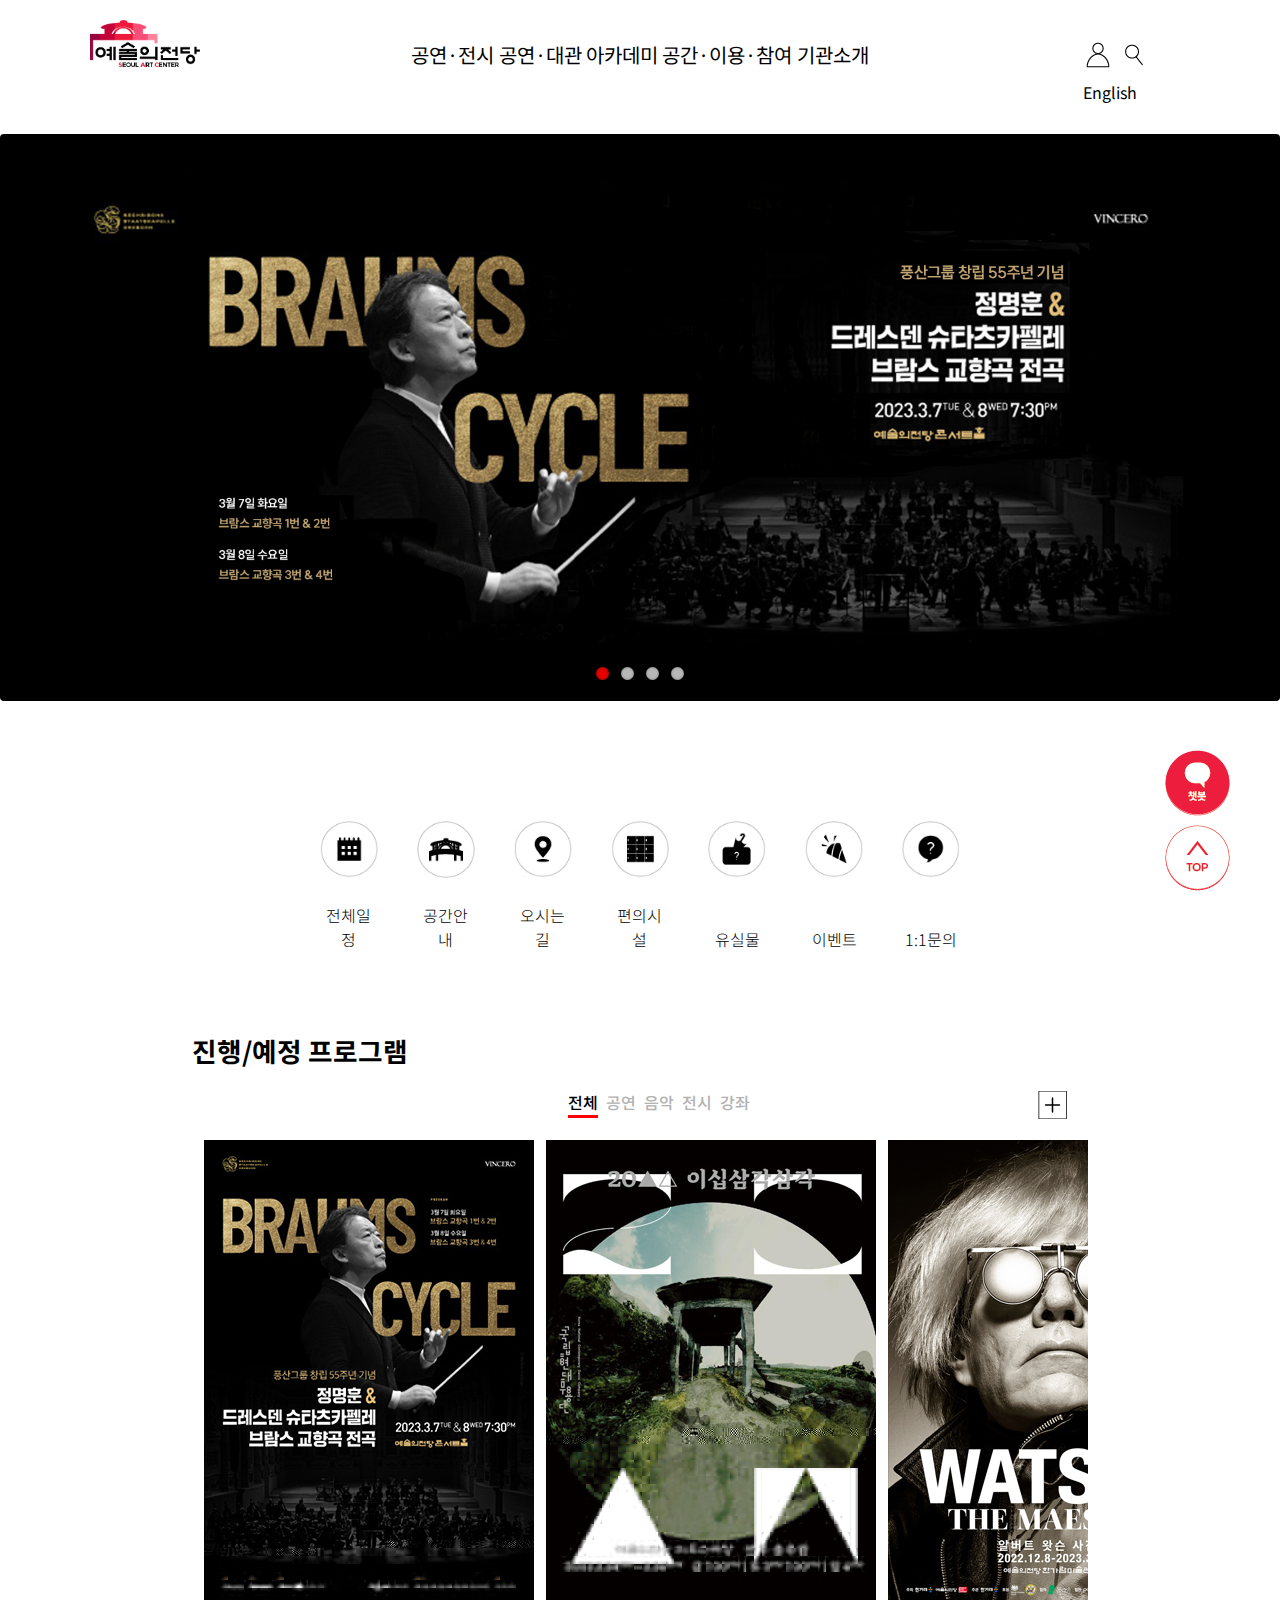
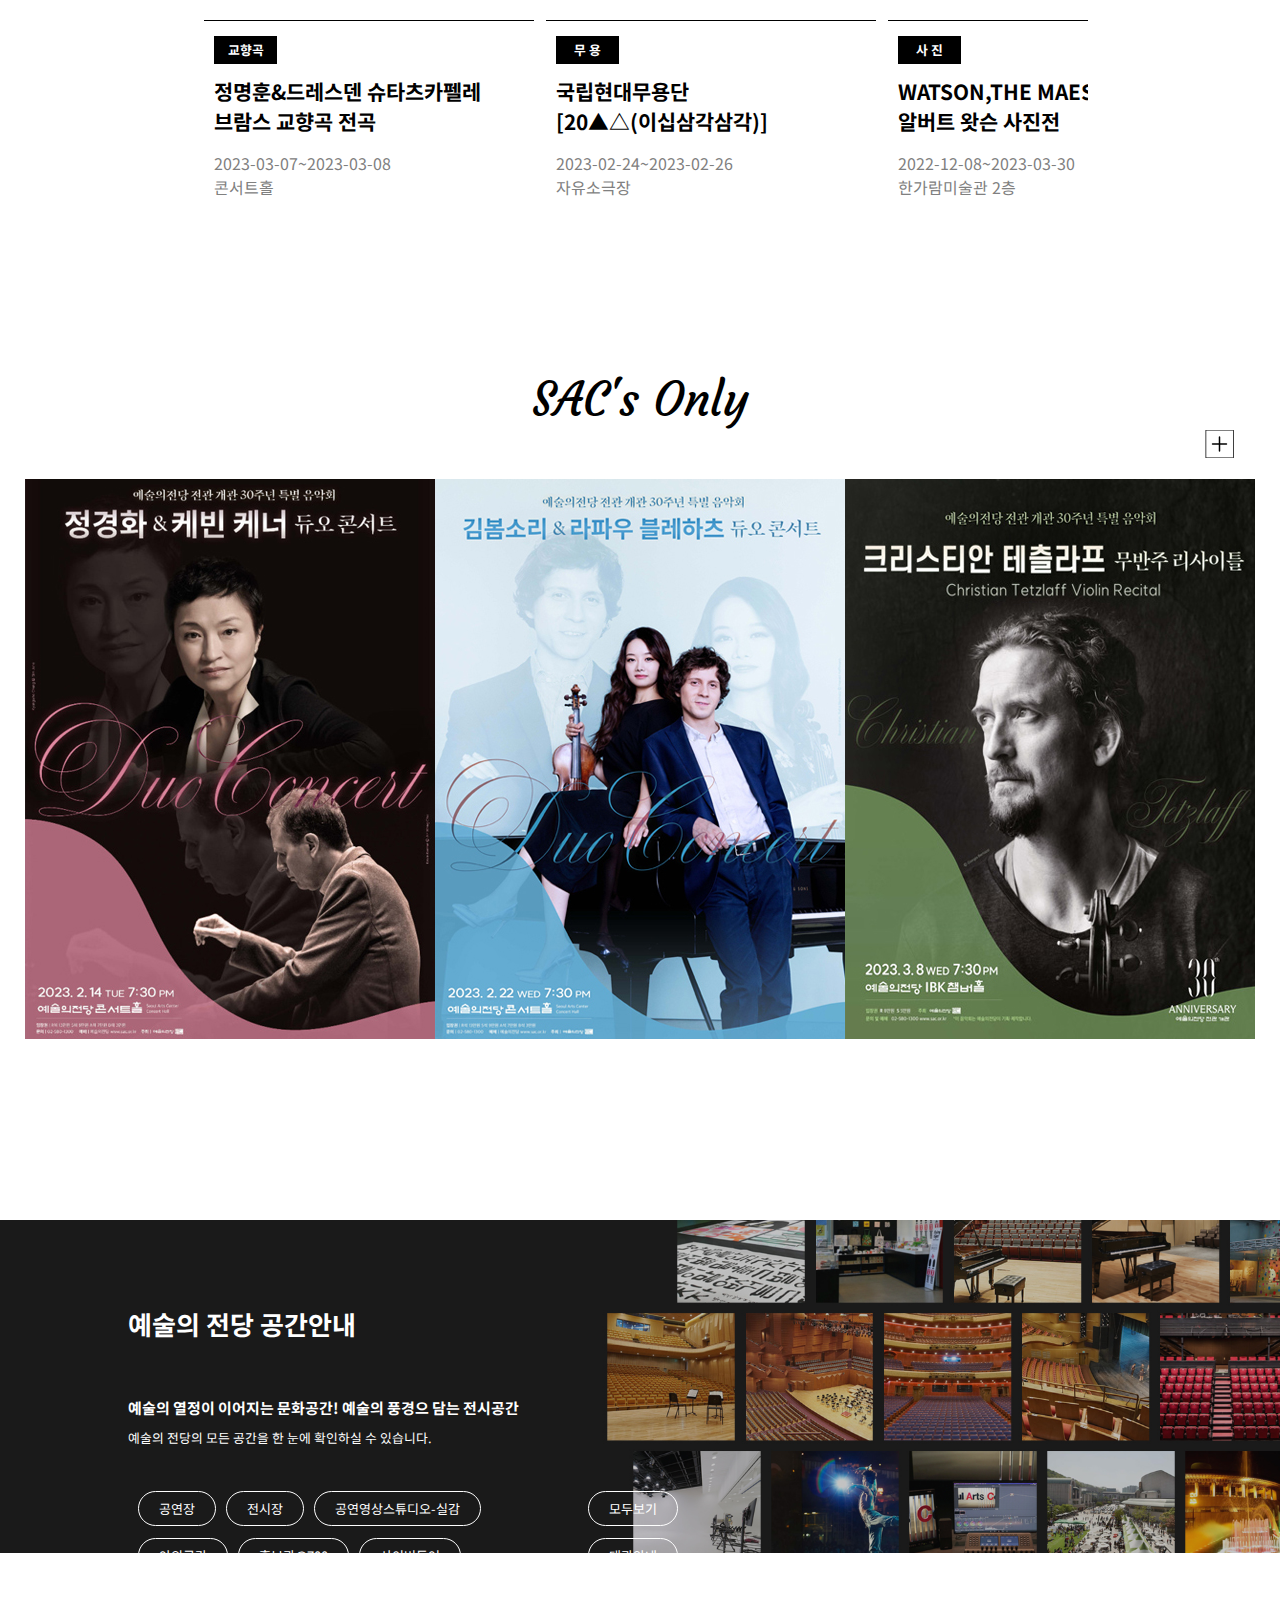
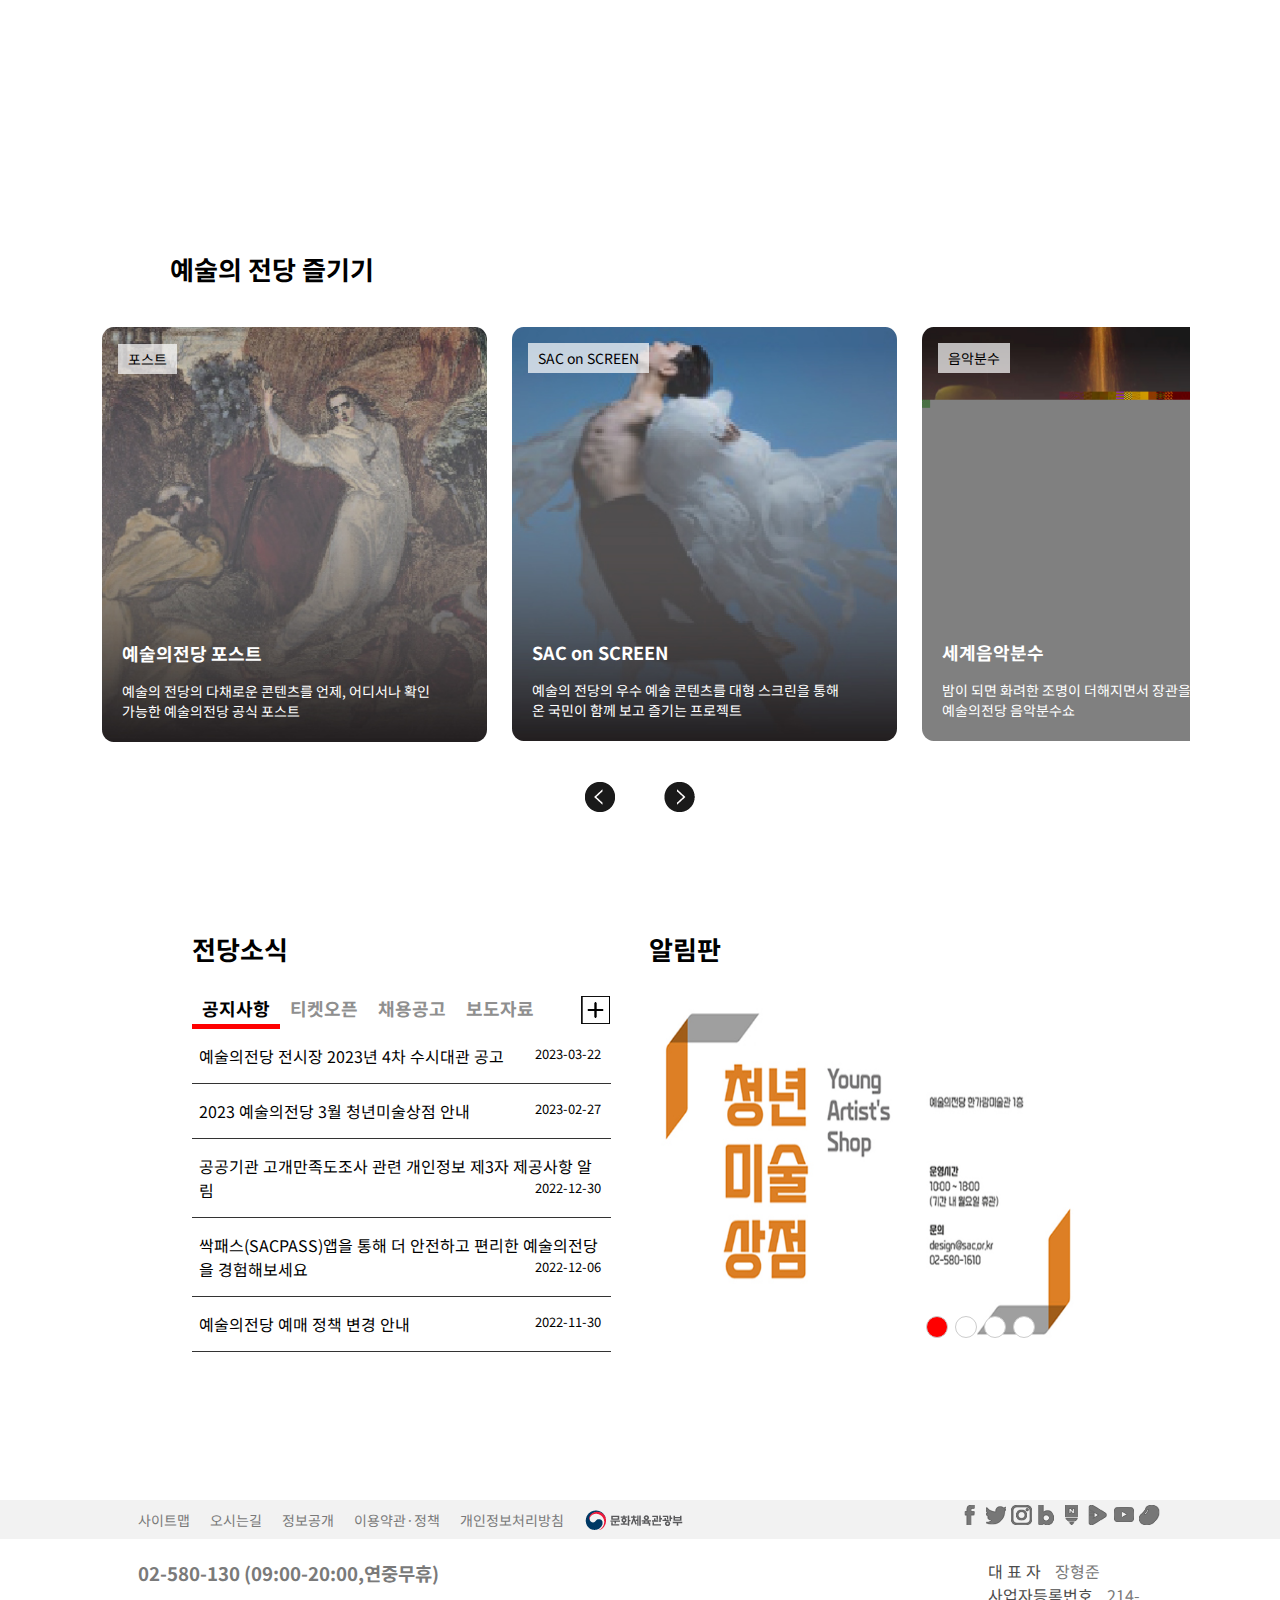
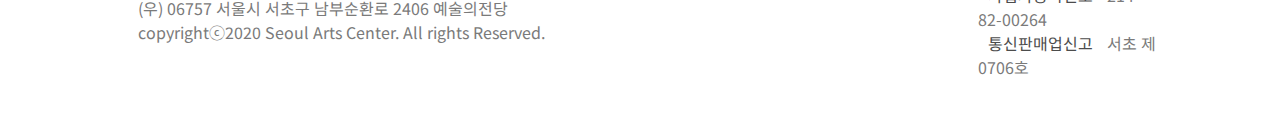
<file: index.html>
<!DOCTYPE html>
<html lang="en">
<head>
    <meta charset="UTF-8">
    <meta http-equiv="X-UA-Compatible" content="IE=edge">
    <meta name="viewport" content="width=device-width, initial-scale=1.0">
    <title>예술의 전당 index</title>
    <link rel="stylesheet" href="css/style.css">
    <link rel="stylesheet" href="css/flexslider.css">
    <script
  src="https://code.jquery.com/jquery-2.2.4.min.js"
  integrity="sha256-BbhdlvQf/xTY9gja0Dq3HiwQF8LaCRTXxZKRutelT44="
  crossorigin="anonymous"></script>
    <script src="script/jquery.flexslider-min.js"></script>
    <script src="script/script.js"></script>
</head>
<body>
    <!--fixeStart-->
    <div id="fixed">
        <div class="chatbot">
            <a href="#">
                <img src="images/fixed-1.png" alt="챗봇아이콘">
                <img src="images/fixed-1-1.png" alt="챗봇아이콘-1">
            </a>
        </div>
        <div class="up">
            <a href="#">
                <img src="images/fixed-2.png" alt="top아이콘">
                <img src="images/fixed-2-1.png" alt="top아이콘-1">
            </a>
        </div>
    </div>
    <!--fixeEnd-->
    <!--headerStart-->
    <header>
        <h1>
            <a href="index.html">
                <img src="images/logo.png" alt="로고이미지">
            </a>
        </h1>
        <nav>
            <ul id="mNavi">
                <li>
                    <a href="#">공연·전시</a>
                    <ul class="subNavi">
                        <li><a href="#">전체일정</a></li>
                        <li><a href="#">오늘의 공연·전시</a></li>
                        <li><a href="#">진행/예정 프로그램</a></li>
                        <li><a href="#">SAC 기획 프로그램</a></li>
                        <li><a href="#">패키지</a></li>
                        <li><a href="#">티켓오픈</a></li>
                        <li><a href="#">싹(SAC)딜</a></li>
                        <li><a href="#">당일할인</a></li>
                        <li><a href="#">예매·취소안내</a></li>
                    </ul>
                </li>
                <li>
                    <a href="#">공연·대관</a>
                    <ul class="subNavi">
                        <li>
                            <a href="#">공간소개</a>
                            <ul class="s_subNavi">
                                <li><a href="#">공간안내</a></li>
                                <li><a href="#">공연장</a></li>
                                <li><a href="#">전시장</a></li>
                                <li><a href="#">공연영상스튜디오-실감</a></li>
                                <li><a href="#">야외공간</a></li>
                                <li><a href="#">홍보공간(@700)</a></li>
                                <li><a href="#">사이버투어</a></li>
                            </ul>
                        </li>
                        <li>
                            <a href="#">공간별 대관안내</a>
                            <ul class="s_subNavi">
                                <li><a href="#">오페라하우스</a></li>
                                <li><a href="#">음악당</a></li>
                                <li><a href="#">미술관·박물관</a></li>
                                <li><a href="#">공연영상스튜디오-실감</a></li>
                                <li><a href="#">기타 행사공간 및 촬영장소</a></li>
                            </ul>
                        </li>
                        <li>
                            <a href="#">입장권 운영안내</a>
                            <ul class="s_subNavi">
                                <li><a href="#">입장권 운영안내</a></li>
                                <li><a href="#">특이사항 및 좌석안내</a></li>
                                <li><a href="#">공연·전시 홍보 서비스안내</a></li>
                                <li><a href="#">공연영상스튜디오-실감</a></li>
                                <li><a href="#">홈페이지 배너 신청</a></li>
                            </ul>
                        </li>
                    </ul>
                </li>
                <li>
                    <a href="#">아카데미</a>
                    <ul class="subNavi">
                        <li>
                            <a href="#">아카데미 안내</a>
                            <ul class="s_subNavi">
                                <li><a href="#">아카데미 메인</a></li>
                                <li><a href="#">인문·감상</a></li>
                                <li><a href="#">미술실기</a></li>
                                <li><a href="#">서화</a></li>
                                <li><a href="#">어린이</a></li>
                                <li><a href="#">음악영재</a></li>
                                <li><a href="#">소소살롱</a></li>
                            </ul>
                        </li>
                        <li><a href="#">수강신청</a></li>
                        <li><a href="#">아카데미 공지사항</a></li>
                        <li><a href="#">아카데미 FAQ</a></li>
                        <li><a href="#">오디션신청</a></li>
                        <li><a href="#">나의강좌</a></li>
                        <li><a href="#">온라인 사군자</a></li>
                    </ul>
                </li>
                <li>
                    <a href="#">공간·이용·참여</a>
                    <ul class="subNavi">
                        <li>
                            <a href="#">전당소식</a>
                            <ul class="s_subNavi">
                                <li><a href="#">공지사항</a></li>
                                <li><a href="#">보도자료</a></li>
                                <li><a href="#">언론보도</a></li>
                                <li><a href="#">채용공고</a></li>
                            </ul>
                        </li>
                        <li><a href="#">오시는길·주차</a></li>
                        <li>
                            <a href="#">편의서비스</a>
                            <ul class="s_subNavi">
                                <li><a href="#">공연장 편의서비스</a></li>
                                <li><a href="#">전시장 편의서비스</a></li>
                                <li><a href="#">장애인 국가유공자 이용안내</a></li>
                            </ul>
                        </li>
                        <li>
                            <a href="#">입점매장</a>
                            <ul class="s_subNavi">
                                <li><a href="#">음식점</a></li>
                                <li><a href="#">쇼핑</a></li>
                            </ul>
                        </li>
                        <li>
                            <a href="#">고객센터</a>
                            <ul class="s_subNavi">
                                <li><a href="#">서비스플라자</a></li>
                                <li><a href="#">유실물센터</a></li>
                                <li><a href="#">FAQ</a></li>
                                <li><a href="#">1:1 문의하기</a></li>
                            </ul>
                        </li>
                        <li><a href="#">이벤트</a></li>
                        <li><a href="#">세계음악분수</a></li>
                        <li><a href="#">포스트/웹진/매거진</a></li>
                        <li>
                            <a href="#">관람평</a>
                            <ul class="s_subNavi">
                                <li><a href="#">최대 별점 공연/전시</a></li>
                                <li><a href="#">최신순</a></li>
                                <li><a href="#">평점 높은순</a></li>
                            </ul>
                        </li>
                        <li><a href="#">관람예절</a></li>
                    </ul>
                </li>
                <li>
                    <a href="#">기관소개</a>
                    <ul class="subNavi">
                        <li><a href="#">기관소개 메인</a></li>
                        <li>
                            <a href="#">예술의전당 소개</a>
                            <ul class="s_subNavi">
                                <li><a href="#">인사말</a></li>
                                <li><a href="#">역사</a></li>
                                <li><a href="#">운영이념</a></li>
                                <li><a href="#">조직</a></li>
                                <li><a href="#">CI소개</a></li>
                                <li><a href="#">협력기관</a></li>
                                <li><a href="#">후원회</a></li>
                            </ul>
                        </li>
                        <li>
                            <a href="#">특별사업</a>
                            <ul class="s_subNavi">
                                <li><a href="#">SAC on SCREEN</a></li>
                                <li><a href="#">객석기부</a></li>
                                <li><a href="#">문화햇살사업</a></li>
                            </ul>
                        </li>
                        <li>
                            <a href="#">정보공개</a>
                            <ul class="s_subNavi">
                                <li><a href="#">정보공개안내</a></li>
                                <li><a href="#">사전정보공표</a></li>
                                <li><a href="#">비공개 대상정보</a></li>
                                <li><a href="#">공공데이터 개방</a></li>
                                <li><a href="#">경영공시</a></li>
                                <li><a href="#">사업실명제</a></li>
                                <li><a href="#">운영보고서</a></li>
                            </ul>
                        </li>                      
                        <li><a href="#">후원하기</a></li>
                    </ul>
                </li>
            </ul>
        </nav>
        <ul class="log">
            <li><a href="login.html"><img src="images/log.png" alt="마이페이지아이콘"></a></li>
            <li><a href="#"><img src="images/search.png" alt="돋보기아이콘"></a></li>
            <li><a href="#">English</a></li>
        </ul>
    </header>
    <!--headerEnd-->
    <!--div.flexsliderStart-->
    <div class="flexslider">
        <ul class="slides">
          <li><img src="images/sec1_b1.jpg" alt="배너이미지1"/></li>
          <li><img src="images/sec1_b2.jpg" alt="배너이미지2"/></li>
          <li><img src="images/sec1_b3.jpg" alt="배너이미지3"/></li>
          <li><img src="images/sec1_b4.jpg" alt="배너이미지4"/></li>
        </ul>
    </div>
    <!--div.flexsliderEnd-->
        <!--div#iconStart-->
        <div id="icon">
            <ul>
                <li>
                    <a href="#none">
                        <img src="images/icon1.jpg" alt="전체일정아이콘">
                        <img src="images/icon1-1.jpg" alt="전체일정아이콘-1">
                        <span>전체일정</span>
                    </a>    
                </li>
                <li>
                    <a href="#none">
                        <img src="images/icon2.jpg" alt="공간안내아이콘">
                        <img src="images/icon2-1.jpg" alt="공간안내아이콘-1">
                        <span>공간안내</span>
                    </a>
                </li>
                <li>
                    <a href="#none">
                        <img src="images/icon3.jpg" alt="오시는길아이콘">
                        <img src="images/icon3-1.jpg" alt="오시는길아이콘-1">
                        <span>오시는길</span>
                    </a>
                </li>
                <li>
                    <a href="#none">
                        <img src="images/icon4.jpg" alt="편의시설아이콘">
                        <img src="images/icon4-1.jpg" alt="편의시설아이콘-1">
                        <span>편의시설</span>
                    </a>
                </li>
                <li>
                    <a href="#none">
                        <img src="images/icon5.jpg" alt="유실물아이콘">
                        <img src="images/icon5-1.jpg" alt="유실물아이콘-1">
                        <span>유실물</span>
                    </a>
                </li>
                <li>
                    <a href="#none">
                        <img src="images/icon6.jpg" alt="이벤트아이콘">
                        <img src="images/icon6-1.jpg" alt="이벤트아이콘-1">
                        <span>이벤트</span>
                    </a>
                </li>
                <li>
                    <a href="#none">
                        <img src="images/icon7.jpg" alt="1:1문의아이콘">
                        <img src="images/icon7-1.jpg" alt="1:1문의아이콘">
                        <span>1:1문의</span>
                    </a>
                </li>

            </ul>
        </div>
        <!--div#iconEnd-->
        <!--div#programStart-->
        <div id="program">
            <h1>진행/예정 프로그램</h1>
            <div class="programCon">                    
                <input id="li1" type="radio" name="select" checked>
                <label class="btn01" for="li1">전체</label>                   
                <input id="li2" type="radio" name="select">
                <label class="btn02" for="li2">공연</label>                   
                <input id="li3" type="radio" name="select">
                <label class="btn03" for="li3">음악</label>                   
                <input id="li4" type="radio" name="select">
                <label class="btn04" for="li4">전시</label>                   
                <input id="li5" type="radio" name="select">
                <label class="btn05" for="li5">강좌</label>
                <div class="allIcon">
                    <a href="#none">
                        <img src="images/+icon.png" alt="+이미지">
                    </a>
                </div>
                <div class="programWrap">
                    <div class="program1">
                        <div class="ban">
                            <a href="#none"><img src="images/banA.jpg" alt="프로그램이미지01"></a>
                            <hr/>
                            <div class="genre">교향곡</div>
                            <div class="name1"><a href="#none">정명훈&드레스덴 슈타츠카펠레 <br>브람스 교향곡 전곡</a></div>
                            <P>2023-03-07~2023-03-08<br>콘서트홀</P>
                        </div>
                        <div class="ban">
                            <a href="#none"><img src="images/banB.jpg" alt="프로그램이미지02"></a>
                            <hr/>
                            <div class="genre">무 용</div>
                            <div class="name1"><a href="#none">국립현대무용단<br>[20▲△(이십삼각삼각)]</a></div>
                            <p>2023-02-24~2023-02-26<br>자유소극장</p>
                        </div>
                        <div class="ban">
                            <a href="#none"><img src="images/banC.jpg" alt="프로그램이미지03"></a>
                            <hr/>
                            <div class="genre">사 진</div>
                            <div class="name1"><a href="#none">WATSON,THE MAESTRO<br>알버트 왓슨 사진전</a></div>
                            <p>2022-12-08~2023-03-30<br>한가람미술관 2층</p>
                        </div>
                        <div class="ban">
                            <a href="#none"><img src="images/banD.jpg" alt="프로그램이미지04"></a>
                            <hr/>
                            <div class="genre">연 극</div>
                            <div class="name1"><a href="#none">연극 레드</a></div>
                            <p>2022-12-20~2023-02-19<br>자유소극장</p>
                        </div>
                        <div class="ban">
                            <a href="#none"><img src="images/banO.jpg" alt="프로그램이미지05"></a>
                            <hr/>
                            <div class="genre">서 화</div>
                            <div class="name1"><a href="#none">2022 서화 온라인 강좌<br>'화정 김무호의 [사군자]</a></div>
                            <p>제한없음<br>온라인</p>
                        </div>
                    </div>

                    <div class="program2">
                        <div class="ban">
                            <a href="#none"><img src="images/banB.jpg" alt="프로그램이미지06"></a>
                            <hr/>
                            <div class="genre">무 용</div>
                            <div class="name1"><a href="#none">국립현대무용단<br>[20▲△(이십삼각삼각)]</a></div>
                            <P>2023-02-24~2023-02-26<br>자유소극장</P>
                        </div>
                        <div class="ban">
                            <a href="#none"><img src="images/banD.jpg" alt="프로그램이미지07"></a>
                            <hr/>
                            <div class="genre">연 극</div>
                            <div class="name1"><a href="#none">연극 레드</a></div>
                            <p>2022-12-20~2023-02-19<br>자유소극장</p>
                        </div>
                        <div class="ban">
                            <a href="#none"><img src="images/banE.jpg" alt="프로그램이미지08"></a>
                            <hr/>
                            <div class="genre">연 극</div>
                            <div class="name1"><a href="#none">셰익스피어 인 러브<br>SHAKESPEATE in LOVE</a></div>
                            <p>2023-01-28~2023-03-26<br>CJ토월극장</p>
                        </div>
                        <div class="ban">
                            <a href="#none"><img src="images/banF.jpg" alt="프로그램이미지09"></a>
                            <hr/>
                            <div class="genre">뮤지컬</div>
                            <div class="name1"><a href="#none">베토벤;Beethoven Secret</a></div>
                            <p>2023-01-12~2023-03-26<br>오페라극장</p>
                        </div>
                        <div class="ban">
                            <a href="#none"><img src="images/banR.jpg" alt="프로그램이미지10"></a>
                            <hr/>
                            <div class="genre">발 레</div>
                            <div class="name1"><a href="#none">유니버설발레단 [심청]</a></div>
                            <p>2023-03-12~2023-05-14<br>오페라극장</p>
                        </div>
                    </div>

                    <div class="program3">
                        <div class="ban">
                            <a href="#none"><img src="images/banA.jpg" alt="프로그램이미지11"></a>
                            <hr/>
                            <div class="genre">교향곡</div>
                            <div class="name1"><a href="#none">정명훈&드레스덴 슈타츠카펠레 <br>브람스 교향곡 전곡</a></div>
                            <P>2023-03-07~2023-03-08<br>콘서트홀</P>
                        </div>
                        <div class="ban">
                            <a href="#none"><img src="images/banH.jpg" alt="프로그램이미지12"></a>
                            <hr/>
                            <div class="genre">교향곡</div>
                            <div class="name1"><a href="#none">밤베르크심포니<br>BAMBERGER SYMPHONIKER</a></div>
                            <p>2023-03-29<br>콘서트홀</p>
                        </div>
                        <div class="ban">
                            <a href="#none"><img src="images/banI.jpg" alt="프로그램이미지13"></a>
                            <hr/>
                            <div class="genre">실내악</div>
                            <div class="name1"><a href="#none">크리스틴 정현 리&파비올라 김<br>듀오 리사이틀</a></div>
                            <p>2023-03-02<br>IBK챔버홀</p>
                        </div>
                        <div class="ban">
                            <a href="#none"><img src="images/banJ.jpg" alt="프로그램이미지14"></a>
                            <hr/>
                            <div class="genre">실내악</div>
                            <div class="name1"><a href="#none">이든 콰르텟 리사이틀</a></div>
                            <p>2023-03-04<br>IBK챔버홀</p>
                        </div>
                        <div class="ban">
                            <a href="#none"><img src="images/banQ.jpg" alt="프로그램이미지15"></a>
                            <hr/>
                            <div class="genre">독 주</div>
                            <div class="name1"><a href="#none">브루스 리우 피아노 리사이틀</a></div>
                            <p>2023-03-04<br>콘서트홀</p>
                        </div>
                    </div>

                    <div class="program4">
                        <div class="ban">
                            <a href="#none"><img src="images/banC.jpg" alt="프로그램이미지16"></a>
                            <hr/>
                            <div class="genre">사 진</div>
                            <div class="name1"><a href="#none">WATSON,THE MAESTRO<br>알버트 왓슨 사진전</a></div>
                            <p>2022-12-08~2023-03-30<br>한가람미술관 2층</p>
                        </div>
                        <div class="ban">
                            <a href="#none"><img src="images/banK.jpg" alt="프로그램이미지17"></a>
                            <hr/>
                            <div class="genre">미 술</div>
                            <div class="name1"><a href="#none">앙드레 브라질리에 특별전</a></div>
                            <p>2022-12-20~2023-04-09<br>한가람디자인미술관</p>
                        </div>
                        <div class="ban">
                            <a href="#none"><img src="images/banL.jpg" alt="프로그램이미지18"></a>
                            <hr/>
                            <div class="genre">디자인</div>
                            <div class="name1"><a href="#none">Mickey Mouse<br>Now And Future</a></div>
                            <p>2022-12-10~2023-04-09<br>한가람미술관 1층</p>
                        </div>
                        <div class="ban">
                            <a href="#none"><img src="images/banG.jpg" alt="프로그램이미지19"></a>
                            <hr/>
                            <div class="genre">사 진</div>
                            <div class="name1"><a href="#none">마리아 스바르보바 사진전<br>어제의 미래</a></div>
                            <p>2022-12-08~2023-02-26<br>한가람미술관 3층</p>
                        </div>
                        <div class="ban">
                            <a href="#none"><img src="images/banS.jpg" alt="프로그램이미지20"></a>
                            <hr/>
                            <div class="genre">전 시</div>
                            <div class="name1"><a href="#none">이집트 미라전<br>부활을 위한 여정</a></div>
                            <p>2022-12-15~2023-03-26<br>서예박물관</p>
                        </div>
                    </div>
                        
                    <div class="program5">
                        <div class="ban">
                            <a href="#none"><img src="images/banN.jpg" alt="프로그램이미지21"></a>
                            <hr/>
                            <div class="genre">서 화</div>
                            <div class="name1"><a href="#none">2023년 봄학기<br>서화 아카데미</a></div>
                            <P>2023-03-07~2023-06-24<br>서예박물관 3층</P>
                        </div>
                        <div class="ban">
                            <a href="#none"><img src="images/banM.jpg" alt="프로그램이미지22"></a>
                            <hr/>
                            <div class="genre">인문·감상</div>
                            <div class="name1"><a href="#none">2023년 봄학기<br>인문·감상 아카데미</a></div>
                            <p>2023-03-18~2023-06-13<br>컨퍼런스홀</p>
                        </div>
                        <div class="ban">
                            <a href="#none"><img src="images/banO.jpg" alt="프로그램이미지23"></a>
                            <hr/>
                            <div class="genre">서 화</div>
                            <div class="name1"><a href="#none">2022 서화 온라인 강좌<br>'화정 김무호의 [사군자]</a></div>
                            <p>제한없음<br>온라인</p>
                        </div>
                        <div class="ban">
                            <a href="#none"><img src="images/banP.jpg" alt="프로그램이미지24"></a>
                            <hr/>
                            <div class="genre">미술실기</div>
                            <div class="name1"><a href="#none">2023년 봄학기<br>미술실기 아카데미</a></div>
                            <p>2023-03-07~2023-06-23<br>미술아카데미</p>
                        </div>
                        <div class="ban">
                            <a href="#none"><img src="images/banN.jpg" alt="프로그램이미지25"></a>
                            <hr/>
                            <div class="genre">서 화</div>
                            <div class="name1"><a href="#none">2023년 봄학기<br>서화 아카데미</a></div>
                            <P>2023-03-07~2023-06-24<br>서예박물관 3층</P>
                        </div>
                    </div>
                </div>
            </div>
        </div>
        <!--div#programEnd-->
        <!--div#sacProgramStart-->
        <div id="sacProgram">
            <div class="title2"><p class="eng">SAC's Only</p></div>
            <div class="allIcon">
                <a href="#none">
                    <img src="images/+icon.png" alt="+이미지">
                </a>
            </div>
            <ul class="sac">
                <li>
                    <a href="#none">
                        <img src="images/sac1.jpg" alt="sac이미지01">
                        <div class="sacText">
                            <p>예술의전당 전관 개관 30주년 특별음악회</p>
                            <div class="mText">
                                <h2>정경화&케빈케너</h2>
                                <h3>듀오콘서트</h3>
                                <span>Duo Concert</span>
                            </div>
                            <span class="day"> 2023.2.14 (수) 7:30pm</span>
                            <img src="images/sac_concerthall.png" alt="콘서트홀글씨이미지">
                        </div>
                    </a>
                </li>
                <li>
                    <a href="#none">
                        <img src="images/sac2.jpg" alt="sac이미지02">
                        <div class="sacText">
                            <p>예술의전당 전관 개관 30주년 특별음악회</p>
                            <div class="mText">
                                <h2>김봄소리&라파우 블레하츠</h2>
                                <h3>듀오콘서트</h3>
                                <span>Duo Concert</span>
                            </div>
                            <span class="day">2023.2.22 (수) 7:30pm</span>
                            <img src="images/sac_concerthall.png" alt="콘서트홀글씨이미지">
                        </div>
                    </a>
                </li>
                <li>
                    <a href="#none">
                        <img src="images/sac3.jpg" alt="sac이미지03">
                        <div class="sacText">
                            <p>예술의전당 전관 개관 30주년 특별음악회</p>
                            <div class="mText">
                                <h2>크리스티안 테츨라프</h2>
                                <h3>무반주리사이틀</h3>
                                <span>Christian Tetzlaff Violin Recital</span>
                            </div>
                            <span class="day">2023.3.8 (수) 7:30pm</span>
                            <img src="images/sac_ibkhall.png" alt="ibk홀글씨이미지">
                        </div>
                    </a>
                </li>
            </ul>
        </div>
        <!--div#sacProgramEnd-->
        <!--div#guideStart-->
        <div id="guide">
            <img src="images/sec5_ban.jpg" alt="공간안내이미지">
            <div class="guideText">
                <h1>예술의 전당 공간안내</h1>
                <h3>예술의 열정이 이어지는 문화공간! 예술의 풍경으 담는 전시공간</h3>
                <span>예술의 전당의 모든 공간을 한 눈에 확인하실 수 있습니다.</span>
            </div>
            <div class="guideBtn">
                <ul class="btnTop">
                    <li><a href="#none">공연장</a></li>
                    <li><a href="#none">전시장</a></li>
                    <li><a href="#none">공연영상스튜디오-실감</a></li>
                    <li><a href="#none">모두보기</a></li>
                </ul>
                <ul class="btnBottom">
                    <li><a href="#none">야외공간</a></li>
                    <li><a href="#none">홍보관@700</a></li>
                    <li><a href="#none">사이버투어</a></li>
                    <li><a href="#none">대관안내</a></li>
                </ul>
            </div>
        </div>
        <!--div#guideEnd-->
        <!--div#enjoyStart-->
        <div id="enjoy">
            <h1>예술의 전당 즐기기</h1>
            <div class="enjoyWrap">
                <div class="prevBtn">
                    <img src="images/enjoy_button1.png" alt="왼쪽버튼이미지">
                </div>
                <div class="nextBtn">
                    <img src="images/enjoy_button2.png" alt="오른쪽버튼이미지">
                </div>
                <div class="enjoyView">             
                    <ul>
                        <li>
                            <a href="#none">
                                <img src="images/enjoyb1.jpg" alt="예술의전당즐기기이미지01">
                                <h3>포스트</h3>
                                <div class="enjoyText">
                                    <p>예술의전당 포스트</p>
                                    <span>
                                        예술의 전당의 다채로운 콘텐츠를 언제, 어디서나 확인<br> 
                                        가능한 예술의전당 공식 포스트
                                    </span>
                                </div>
                            </a>
                        </li>
                        <li>
                            <a href="#none">
                                <img src="images/enjoyb2.jpg" alt="예술의전당즐기기이미지02">
                                <h3>SAC on SCREEN</h3>
                                <div class="enjoyText">
                                    <p>SAC on SCREEN</p>
                                    <span>
                                        예술의 전당의 우수 예술 콘텐츠를 대형 스크린을 통해<br>
                                        온 국민이 함께 보고 즐기는 프로젝트
                                    </span>
                                </div>
                            </a>
                        </li>
                        <li>
                            <a href="#none">
                                <img src="images/enjoyb3.jpg" alt="예술의전당즐기기이미지03">
                                <h3>음악분수</h3>
                                <div class="enjoyText">
                                    <p>세계음악분수</p>
                                    <span>
                                        밤이 되면 화려한 조명이 더해지면서 장관을 연출하는<br>
                                        예술의전당 음악분수쇼
                                    </span>
                                </div>
                            </a>
                        </li>
                        <li>
                            <a href="https://www.youtube.com/@SeoulArtsCenter" target="_blank">
                                <img src="images/enjoyb4.jpg" alt="예술의전당즐기기이미지04">
                                <h3>유튜브</h3>
                                <div class="enjoyText">
                                    <p>예술의전당 YOUTUBE</p>
                                    <span>
                                        예술의전당의 다양한 콘텐츠를 영상으로 확인 할 수 있는<br>
                                        예술의전당 공식 유튜브
                                    </span>
                                </div>
                                
                            </a>
                        </li>
                        <li>
                            <a href="https://www.podbbang.com/channels/5932" target="_blank">
                                <img src="images/enjoyb5.jpg" alt="예술의전당즐기기이미지05">
                                <h3>팟캐스트</h3>
                                <div class="enjoyText">
                                    <p>예술의전당 Podbbang</p>
                                    <span>
                                        예술의전당 공연 실황을 높은 음질로 감상하실 수 있는<br>
                                        예술의전당 공식 팟캐스트
                                    </span>
                                </div>
                            </a>
                        </li>
                        <li>
                            <a href="#none">
                                <img src="images/enjoyb6.jpg" alt="예술의전당즐기기이미지06">
                                <h3>사이버투어</h3>
                                <div class="enjoyText">
                                    <p>SAC CYBER TOUR</p>
                                    <span>
                                        집에서도 예술의공간 곳곳을 바로 확인 할 수 있는<br>
                                        예술의전당 사이버투어
                                    </span>
                                </div>
                            </a>
                        </li>
                    </ul>
                </div>
            </div>
        </div>
        <!--div#enjoyEnd-->
        <!--div#newNoticeStart-->
        <div id="newNotice">
            <div class="news">
                <h1>전당소식</h1>
                <ul class="newsBtn">
                    <li class="active"><a href="#none">공지사항</a></li>
                    <li><a href="#none">티켓오픈</a></li>
                    <li><a href="#none">채용공고</a></li>
                    <li><a href="#none">보도자료</a></li>
                </ul>
                <div class="plusIcon">    
                    <div class="on"><a href="#none"><img src="images/+icon.png" alt="+이미지"></a></div>
                    <div class="on"><a href="#none"><img src="images/+icon.png" alt="+이미지"></a></div>
                    <div class="on"><a href="#none"><img src="images/+icon.png" alt="+이미지"></a></div>
                    <div class="on"><a href="#none"><img src="images/+icon.png" alt="+이미지"></a></div>
                </div>
                <div class="newsCon">
                    <ul class="on">
                        <li><a href="#none">예술의전당 전시장 2023년 4차 수시대관 공고<span>2023-03-22</span></a></li>
                        <li><a href="#none">2023 예술의전당 3월 청년미술상점 안내<span>2023-02-27</span></a></li>
                        <li><a href="#none">공공기관 고개만족도조사 관련 개인정보 제3자 제공사항 알림<span>2022-12-30</span></a></li>
                        <li><a href="#none">싹패스(SACPASS)앱을 통해 더 안전하고 편리한 예술의전당을 경험해보세요<span>2022-12-06</span></a></li>
                        <li><a href="#none">예술의전당 예매 정책 변경 안내<span>2022-11-30</span></a></li>
                        <li><a href="#none">1101 어린이라운지 돌봄서비스 사전예약 안내<span>2021-03-19</span></a></li>
                    </ul>
                    <ul class="on">
                        <li><a href="#none">룩셈부르크 필하모닉<span>티켓오픈일 : 2023-02-22</span></a></li>
                        <li><a href="#none">일리야 라쉬코프스키 피아노 리사이틀<span>티켓오픈일 : 2023-02-21</span></a></li>
                        <li><a href="#none">국립합창단 창단 50주년 기념 <span>티켓오픈일 : 2023-02-21</span></a></li>
                        <li><a href="#none">손열음 모차르트 피아노 소나타 전곡 리사이틀 (5.2)<span>티켓오픈일 : 2023-02-16</span></a></li>
                        <li><a href="#none">예술의전당 전관 개관 30주년 특별 음악회 - 백혜선 피아노 리사이틀<span>티켓오픈일 : 2023-02-16</span></a></li>
                        <li><a href="#none">손열음 모차르트 피아노 소나타 전곡 리사이틀 (5.6)<span>티켓오픈일 : 2023-02-16</span></a></li>
                    </ul>
                    <ul class="on">
                        <li><a href="#none">2022년도 3차 예술의전당 직원 블라인드 채용 공고 (~2022.10.20)<span>2022-10-06</span></a></li>
                        <li><a href="#none">2022년도 2차 예술의전당 직원 블라인드 채용 공고 (~2022.07.12)<span>2022-06-28</span></a></li>
                        <li><a href="#none">2022년도 1차 예술의전당 직원 블라인드 채용 공고 (~2022.03.16)<span>2022-03-02</span></a></li>
                        <li><a href="#none">2021년도 5차 예술의전당 일반직 정규직 채용 (~2021.11.24)<span>2021-11-09</span></a></li>
                        <li><a href="#none">2021년도 4차 예술의전당 직원 블라인드 채용 공고 (~ 2021.08.17)<span>2021-08-03</span></a></li>
                        <li><a href="#none">2021년도 3차 예술의전당 직원 블라인드 채용 공고 (~2021.07.13)<span>2021-06-29</span></a></li>
                    </ul>
                    <ul class="on">
                        <li><a href="#none">예술의전당 전관 개관 30주년 첫 특별 음악회 성료(2.14)<span>2023-02-15</span></a></li>
                        <li><a href="#none">예술의전당 전관 개관 30주년 특별 음악회(2월 14,15,22,24일)<span>2023-02-06</span></a></li>
                        <li><a href="#none">예술의전당 2월 마티네 콘서트: 11시 콘서트(2.9.) & 토요콘서트(2.11.)<span>2023-02-01</span></a></li>
                        <li><a href="#none">장르의 경계를 허무는 개척자들의 소소한 이야기, 웅산 & 이희문의 소소살롱(1.28.)<span>2023-01-19</span></a></li>
                        <li><a href="#none">2023년 세 번째 시즌을 맞이한 KT와 함께하는 예술의전당 마음을 담은 클래식<span>2023-01-18</span></a></li>
                        <li><a href="#none">예술의전당, 2023 토월오페라 ‘칼라프’역 오디션 개최<span>2023-01-18</span></a></li>
                    </ul>
                </div>
            </div>
            <div class="notice">
                <h1>알림판</h1>
                <ul class="noticeImg">
                    <li class="on"><a href="#none"><img src="images/notban1.jpg" alt="알림판이미지01"></a></li>
                    <li><a href="#none"><img src="images/notban2.jpg" alt="알림판이미지02"></a></li>
                    <li><a href="#none"><img src="images/notban3.jpg" alt="알림판이미지03"></a></li>
                    <li><a href="#none"><img src="images/notban4.jpg" alt="알림판이미지04"></a></li>
                </ul>
                <ul class="noticeBtn">
                    <li class="on"></li>
                    <li></li>
                    <li></li>
                    <li></li>
                </ul>
            </div>
        </div>
    <!--div#newNoticeEnd-->
    <!--footerStart-->
    <footer>
        <div class="link"><!--회색배경-->
            <div class="linkW">
                <ul class="click">
                    <li><a href="#none">사이트맵</a></li>
                    <li><a href="#none">오시는길</a></li>
                    <li><a href="#none">정보공개</a></li>
                    <li><a href="#none">이용약관·정책</a></li>
                    <li><a href="#none">개인정보처리방침</a></li>
                    <li><a href="https://www.mcst.go.kr/kor/main.jsp" target="_blank"><img src="images/culture_logo.png" alt="문화체육관광부이미지"></a></li>
                </ul>
                <ul class="sns">
                    <li>
                        <a href="https://www.facebook.com/SeoulArtsCenter.Korea" target="_blank">
                            <img src="images/sns1.png" alt="페이스북아이콘">
                            <img src="images/sns1-1.png" alt="페이스북아이콘_1">
                        </a>
                    </li>
                    <li>
                        <a href="https://twitter.com/I_Love_SAC" target="_blank">
                            <img src="images/sns2.png" alt="트위터아이콘">
                            <img src="images/sns2-1.png" alt="트위터아이콘_1">
                        </a>
                    </li>
                    <li>
                        <a href="https://www.instagram.com/seoul_arts_center/" target="_blank">
                            <img src="images/sns3.png" alt="인스타그램아이콘">
                            <img src="images/sns3-1.png" alt="인스타그램아이콘_1">
                        </a>
                    </li>
                    <li>
                        <a href="https://blog.naver.com/i_love_sac" target="_blank">
                            <img src="images/sns4.png" alt="블로그아이콘">
                            <img src="images/sns4-1.png" alt="블로그아이콘_1">
                        </a>
                    </li>
                    <li>
                        <a href="https://m.post.naver.com/i_love_sac?memberNo=33166497" target="_blank">
                            <img src="images/sns5.png" alt="포스트아이콘">
                            <img src="images/sns5-1.png" alt="포스트아이콘_1">
                        </a>
                    </li>
                    <li>
                        <a href="https://tv.naver.com/seoulartscenter" target="_blank">
                            <img src="images/sns6.png" alt="네이버tv">
                            <img src="images/sns6-1.png" alt="네이버tv_1">
                        </a>
                    </li>
                    <li>
                        <a href="https://www.youtube.com/channel/UCUn8h6aG6rCM1zvXKIuNpVQ" target="_blank">
                            <img src="images/sns7.png" alt="유튜브아이콘">
                            <img src="images/sns7-1.png" alt="유튜브아이콘_1">
                        </a>
                    </li>
                    <li>
                        <a href="https://www.podbbang.com/channels/5932" target="_blank">
                            <img src="images/sns8.png" alt="팟빵아이콘">
                            <img src="images/sns8-1.png" alt="팟빵아이콘_1">
                        </a>
                    </li>
                </ul>
            </div>
        </div>
        <div class="footW">
            <div class="footc1">
                <h3>02-580-130 (09:00-20:00,연중무휴)</h3>
                <p>
                (우) 06757 서울시 서초구 남부순환로 2406 예술의전당 <br>
                copyrightⓒ2020 Seoul Arts Center. All rights Reserved.
                </p>
            </div>
            <div class="footc2">
                <span>대  표  자</span> 장형준<br>
                <span>사업자등록번호</span> 214-82-00264<br>
                <span>통신판매업신고</span> 서초 제 0706호<br>
            </div>
        </div>
    </footer>
    <!--footerEnd--> 
</body>
</html>
</file>
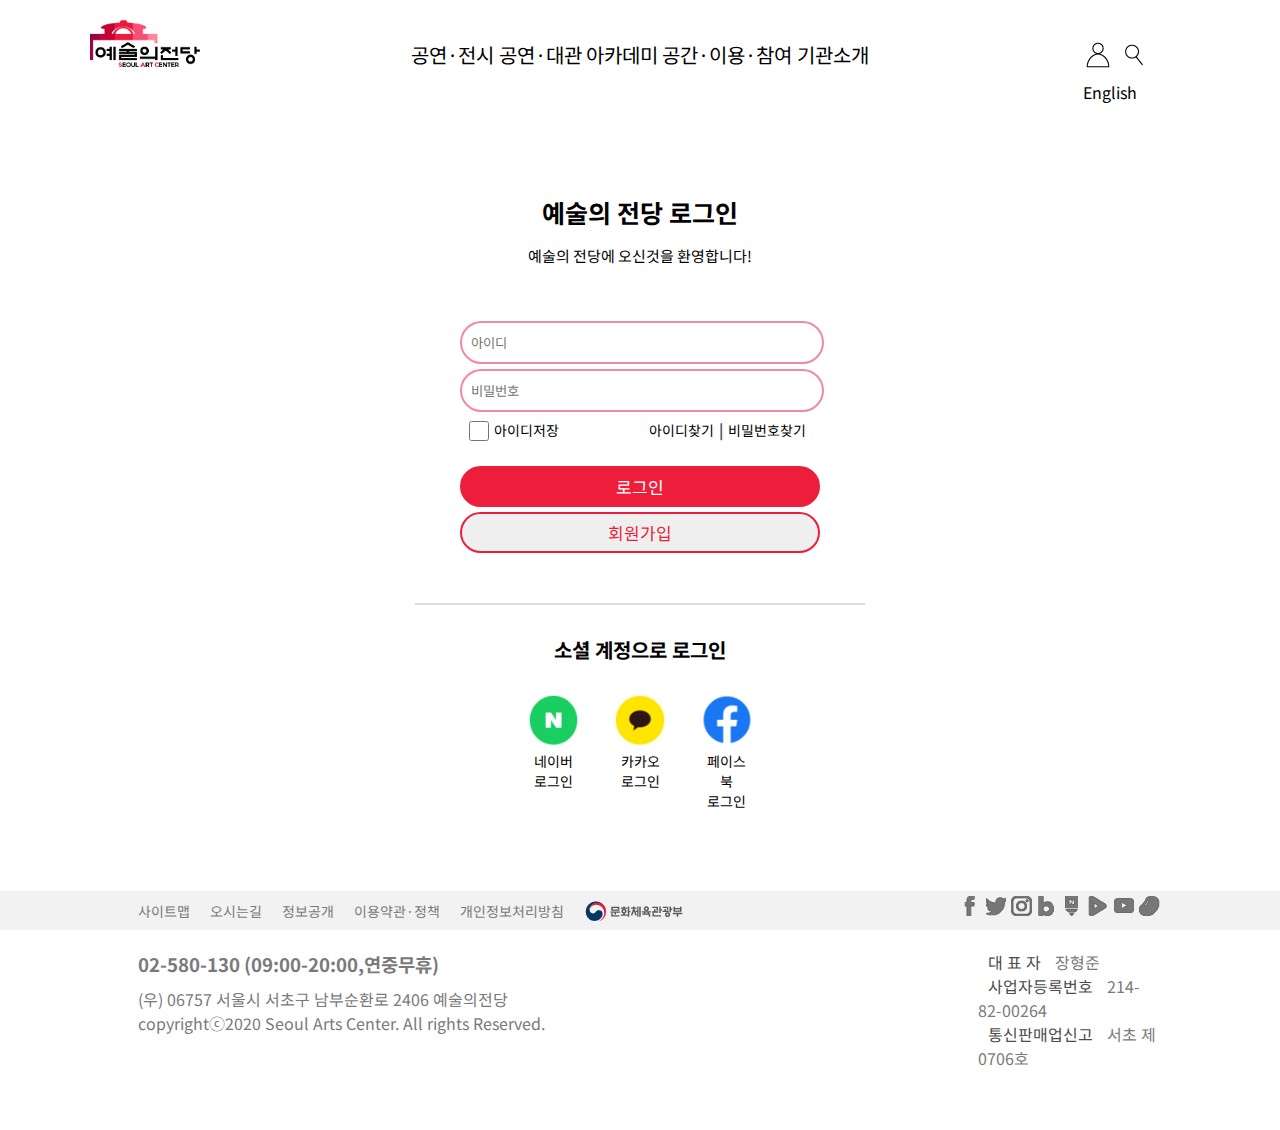
<file: login.html>
<!DOCTYPE html>
<html lang="en">
<head>
    <meta charset="UTF-8">
    <meta http-equiv="X-UA-Compatible" content="IE=edge">
    <meta name="viewport" content="width=device-width, initial-scale=1.0">
    <title>예술의 전당 로그인</title>
    <link rel="stylesheet" href="css/login_style.css">
    <script
  src="https://code.jquery.com/jquery-2.2.4.min.js"
  integrity="sha256-BbhdlvQf/xTY9gja0Dq3HiwQF8LaCRTXxZKRutelT44="
  crossorigin="anonymous"></script>
    <script src="script/script.js"></script>
</head>
<body>
     <!--headerStart-->
     <header>
        <h1>
            <a href="index.html">
                <img src="images/logo.png" alt="로고이미지">
            </a>
        </h1>
        <nav>
            <ul id="mNavi">
                <li>
                    <a href="#">공연·전시</a>
                    <ul class="subNavi">
                        <li><a href="#">전체일정</a></li>
                        <li><a href="#">오늘의 공연·전시</a></li>
                        <li><a href="#">진행/예정 프로그램</a></li>
                        <li><a href="#">SAC 기획 프로그램</a></li>
                        <li><a href="#">패키지</a></li>
                        <li><a href="#">티켓오픈</a></li>
                        <li><a href="#">싹(SAC)딜</a></li>
                        <li><a href="#">당일할인</a></li>
                        <li><a href="#">예매·취소안내</a></li>
                    </ul>
                </li>
                <li>
                    <a href="#">공연·대관</a>
                    <ul class="subNavi">
                        <li>
                            <a href="#">공간소개</a>
                            <ul class="s_subNavi">
                                <li><a href="#">공간안내</a></li>
                                <li><a href="#">공연장</a></li>
                                <li><a href="#">전시장</a></li>
                                <li><a href="#">공연영상스튜디오-실감</a></li>
                                <li><a href="#">야외공간</a></li>
                                <li><a href="#">홍보공간(@700)</a></li>
                                <li><a href="#">사이버투어</a></li>
                            </ul>
                        </li>
                        <li>
                            <a href="#">공간별 대관안내</a>
                            <ul class="s_subNavi">
                                <li><a href="#">오페라하우스</a></li>
                                <li><a href="#">음악당</a></li>
                                <li><a href="#">미술관·박물관</a></li>
                                <li><a href="#">공연영상스튜디오-실감</a></li>
                                <li><a href="#">기타 행사공간 및 촬영장소</a></li>
                            </ul>
                        </li>
                        <li>
                            <a href="#">입장권 운영안내</a>
                            <ul class="s_subNavi">
                                <li><a href="#">입장권 운영안내</a></li>
                                <li><a href="#">특이사항 및 좌석안내</a></li>
                                <li><a href="#">공연·전시 홍보 서비스안내</a></li>
                                <li><a href="#">공연영상스튜디오-실감</a></li>
                                <li><a href="#">홈페이지 배너 신청</a></li>
                            </ul>
                        </li>
                    </ul>
                </li>
                <li>
                    <a href="#">아카데미</a>
                    <ul class="subNavi">
                        <li>
                            <a href="#">아카데미 안내</a>
                            <ul class="s_subNavi">
                                <li><a href="#">아카데미 메인</a></li>
                                <li><a href="#">인문·감상</a></li>
                                <li><a href="#">미술실기</a></li>
                                <li><a href="#">서화</a></li>
                                <li><a href="#">어린이</a></li>
                                <li><a href="#">음악영재</a></li>
                                <li><a href="#">소소살롱</a></li>
                            </ul>
                        </li>
                        <li><a href="#">수강신청</a></li>
                        <li><a href="#">아카데미 공지사항</a></li>
                        <li><a href="#">아카데미 FAQ</a></li>
                        <li><a href="#">오디션신청</a></li>
                        <li><a href="#">나의강좌</a></li>
                        <li><a href="#">온라인 사군자</a></li>
                    </ul>
                </li>
                <li>
                    <a href="#">공간·이용·참여</a>
                    <ul class="subNavi">
                        <li>
                            <a href="#">전당소식</a>
                            <ul class="s_subNavi">
                                <li><a href="#">공지사항</a></li>
                                <li><a href="#">보도자료</a></li>
                                <li><a href="#">언론보도</a></li>
                                <li><a href="#">채용공고</a></li>
                            </ul>
                        </li>
                        <li><a href="#">오시는길·주차</a></li>
                        <li>
                            <a href="#">편의서비스</a>
                            <ul class="s_subNavi">
                                <li><a href="#">공연장 편의서비스</a></li>
                                <li><a href="#">전시장 편의서비스</a></li>
                                <li><a href="#">장애인 국가유공자 이용안내</a></li>
                            </ul>
                        </li>
                        <li>
                            <a href="#">입점매장</a>
                            <ul class="s_subNavi">
                                <li><a href="#">음식점</a></li>
                                <li><a href="#">쇼핑</a></li>
                            </ul>
                        </li>
                        <li>
                            <a href="#">고객센터</a>
                            <ul class="s_subNavi">
                                <li><a href="#">서비스플라자</a></li>
                                <li><a href="#">유실물센터</a></li>
                                <li><a href="#">FAQ</a></li>
                                <li><a href="#">1:1 문의하기</a></li>
                            </ul>
                        </li>
                        <li><a href="#">이벤트</a></li>
                        <li><a href="#">세계음악분수</a></li>
                        <li><a href="#">포스트/웹진/매거진</a></li>
                        <li>
                            <a href="#">관람평</a>
                            <ul class="s_subNavi">
                                <li><a href="#">최대 별점 공연/전시</a></li>
                                <li><a href="#">최신순</a></li>
                                <li><a href="#">평점 높은순</a></li>
                            </ul>
                        </li>
                        <li><a href="#">관람예절</a></li>
                    </ul>
                </li>
                <li>
                    <a href="#">기관소개</a>
                    <ul class="subNavi">
                        <li><a href="#">기관소개 메인</a></li>
                        <li>
                            <a href="#">예술의전당 소개</a>
                            <ul class="s_subNavi">
                                <li><a href="#">인사말</a></li>
                                <li><a href="#">역사</a></li>
                                <li><a href="#">운영이념</a></li>
                                <li><a href="#">조직</a></li>
                                <li><a href="#">CI소개</a></li>
                                <li><a href="#">협력기관</a></li>
                                <li><a href="#">후원회</a></li>
                            </ul>
                        </li>
                        <li>
                            <a href="#">특별사업</a>
                            <ul class="s_subNavi">
                                <li><a href="#">SAC on SCREEN</a></li>
                                <li><a href="#">객석기부</a></li>
                                <li><a href="#">문화햇살사업</a></li>
                            </ul>
                        </li>
                        <li>
                            <a href="#">정보공개</a>
                            <ul class="s_subNavi">
                                <li><a href="#">정보공개안내</a></li>
                                <li><a href="#">사전정보공표</a></li>
                                <li><a href="#">비공개 대상정보</a></li>
                                <li><a href="#">공공데이터 개방</a></li>
                                <li><a href="#">경영공시</a></li>
                                <li><a href="#">사업실명제</a></li>
                                <li><a href="#">운영보고서</a></li>
                            </ul>
                        </li>                      
                        <li><a href="#">후원하기</a></li>
                    </ul>
                </li>
            </ul>
        </nav>
        <ul class="log">
            <li><a href="login.html"><img src="images/log.png" alt="마이페이지아이콘"></a></li>
            <li><a href="#"><img src="images/search.png" alt="돋보기아이콘"></a></li>
            <li><a href="#">English</a></li>
        </ul>
    </header>
    <!--headerEnd-->
    <!--sectionStart-->
    <section>
        <div id="loginW">
            <h2>예술의 전당 로그인</h2>
            <p>예술의 전당에 오신것을 환영합니다!</p>
            <form id="idForm" action="login.php" metod="post">
                <input type="text" id="id" placeholder="   아이디" required>
                <input type="password" id="pw" placeholder="   비밀번호">
                <div id="search">
                    <input type="checkbox" id="check">
                    <label for="check">아이디저장</label>
                    <ul>
                        <li><a href="#">아이디찾기</a></li>
                        <li><a href="#">비밀번호찾기</a></li>
                    </ul>
                </div>
                <input type="submit" value="로그인" id="log_btn">
                <button>회원가입</button>
            </form>
            <hr/>
            <div id="login_sns">
                <h3>소셜 계정으로 로그인</h3>
                <ul>
                    <li>
                        <a href="#">
                            <img src="images/login_n.jpg" alt="네이버로그인">
                            <p>네이버<br>로그인</p>
                        </a>
                    </li>
                    <li>
                        <a href="#">
                            <img src="images/login_k.jpg" alt="카카오로그인">
                            <p>카카오<br>로그인</p>
                        </a>
                    </li>
                    <li>
                        <a href="#">
                            <img src="images/login_f.jpg" alt="페이스북로그인">
                            <p>페이스북<br>로그인</p>
                        </a>
                    </li>
                </ul>
            </div>    
        </div>
    </section>
    <!--sectionEnd-->
    <!--footerStart-->
    <footer>
        <div class="link"><!--회색배경-->
            <div class="linkW">
                <ul class="click">
                    <li><a href="#none">사이트맵</a></li>
                    <li><a href="#none">오시는길</a></li>
                    <li><a href="#none">정보공개</a></li>
                    <li><a href="#none">이용약관·정책</a></li>
                    <li><a href="#none">개인정보처리방침</a></li>
                    <li><a href="https://www.mcst.go.kr/kor/main.jsp" target="_blank"><img src="images/culture_logo.png" alt="문화체육관광부이미지"></a></li>
                </ul>
                <ul class="sns">
                    <li>
                        <a href="https://www.facebook.com/SeoulArtsCenter.Korea" target="_blank">
                            <img src="images/sns1.png" alt="페이스북아이콘">
                            <img src="images/sns1-1.png" alt="페이스북아이콘_1">
                        </a>
                    </li>
                    <li>
                        <a href="https://twitter.com/I_Love_SAC" target="_blank">
                            <img src="images/sns2.png" alt="트위터아이콘">
                            <img src="images/sns2-1.png" alt="트위터아이콘_1">
                        </a>
                    </li>
                    <li>
                        <a href="https://www.instagram.com/seoul_arts_center/" target="_blank">
                            <img src="images/sns3.png" alt="인스타그램아이콘">
                            <img src="images/sns3-1.png" alt="인스타그램아이콘_1">
                        </a>
                    </li>
                    <li>
                        <a href="https://blog.naver.com/i_love_sac" target="_blank">
                            <img src="images/sns4.png" alt="블로그아이콘">
                            <img src="images/sns4-1.png" alt="블로그아이콘_1">
                        </a>
                    </li>
                    <li>
                        <a href="https://m.post.naver.com/i_love_sac?memberNo=33166497" target="_blank">
                            <img src="images/sns5.png" alt="포스트아이콘">
                            <img src="images/sns5-1.png" alt="포스트아이콘_1">
                        </a>
                    </li>
                    <li>
                        <a href="https://tv.naver.com/seoulartscenter" target="_blank">
                            <img src="images/sns6.png" alt="네이버tv">
                            <img src="images/sns6-1.png" alt="네이버tv_1">
                        </a>
                    </li>
                    <li>
                        <a href="https://www.youtube.com/channel/UCUn8h6aG6rCM1zvXKIuNpVQ" target="_blank">
                            <img src="images/sns7.png" alt="유튜브아이콘">
                            <img src="images/sns7-1.png" alt="유튜브아이콘_1">
                        </a>
                    </li>
                    <li>
                        <a href="https://www.podbbang.com/channels/5932" target="_blank">
                            <img src="images/sns8.png" alt="팟빵아이콘">
                            <img src="images/sns8-1.png" alt="팟빵아이콘_1">
                        </a>
                    </li>
                </ul>
            </div>
        </div>
        <div class="footW">
            <div class="footc1">
                <h3>02-580-130 (09:00-20:00,연중무휴)</h3>
                <p>
                (우) 06757 서울시 서초구 남부순환로 2406 예술의전당 <br>
                copyrightⓒ2020 Seoul Arts Center. All rights Reserved.
                </p>
            </div>
            <div class="footc2">
                <span>대  표  자</span> 장형준<br>
                <span>사업자등록번호</span> 214-82-00264<br>
                <span>통신판매업신고</span> 서초 제 0706호<br>
            </div>
        </div>
    </footer>
    <!--footerEnd-->     
</body>
</html>
</file>
<file: css/style.css>
@import url('https://fonts.googleapis.com/css2?family=Courgette&display=swap');
@import url('https://fonts.googleapis.com/css2?family=Noto+Sans+KR:wght@100;300;400;500;700;900&display=swap');

.eng {
	font-family: 'Courgette', cursive;
}

* {
	margin: 0;
	padding: 0;
	scroll-behavior: smooth;
	font-family: 'Noto Sans KR', sans-serif;
}

a {
	text-decoration: none;
	color: inherit;
}

ul,
li {
	list-style: none;
}

.allIcon {
	float: right;
	margin-right: 20px;
}

/*fixeStart*/
div#fixed {
	width: 65px;
	height: 150px;
	position: fixed;
	z-index: 100;
}

div#fixed>div.chatbot {
	width: 65px;
	height: 65px;
	position: relative;
}

div#fixed>div.chatbot>a>img {
	position: absolute;
}

div#fixed>div.chatbot>a>img:first-child {
	transition: all 0.5s;
	z-index: 2;
}

div#fixed>div.chatbot:hover>a>img:first-child {
	opacity: 0;
}

div#fixed>div.up {
	width: 65px;
	height: 65px;
	margin-top: 10px;
	position: relative;
}

div#fixed>div.up>a>img {
	position: absolute;
}

div#fixed>div.up>a>img:first-child {
	z-index: 2;
	transition: all 0.5s;
}

div#fixed>div.up:hover>a>img:first-child {
	opacity: 0;
}

@media screen and (max-width:1670px) {
	#fixed {
		top: 750px;
		right: 50px;
	}
}

@media screen and (min-width:1671px) {
	#fixed {
		top: 750px;
		left: 50%;
		margin-left: 780px;
	}
}

/*fixeEnd*/
/*headerStart*/
header {
	padding: 20px 7% 10px 7%;
	display: flex;
	justify-content: space-between;
}

header>h1 {
	width: 10%;
}

header>h1>a>img {
	width: 100%;
}

header>nav {
	width: 70%;
	padding-top: 20px;
	position: relative;
}

header>nav>ul#mNavi {
	width: 60%;
	margin: auto;
	overflow: hidden;
	display: flex;
	justify-content: space-around;
}

header>nav>ul#mNavi>li>a {
	font-size: 20px;
	text-align: center;
	transition: all 0.5s;
}

header>nav>ul#mNavi>li:hover>a {
	font-weight: bold;
}

header>nav>ul#mNavi>li>ul.subNavi {
	width: 100%;
	position: absolute;
	top: 60px;
	left: 0;
	height: 0;
	overflow: hidden;
	transition: all 0.3s;
	display: flex;
	justify-content: center;
	background-color: #fff;
}

header>nav>ul#mNavi>li:hover>ul.subNavi {
	height: 40px;
	overflow: inherit;
}

header>nav>ul#mNavi>li>ul.subNavi>li {
	padding: 0 10px;
}

header>nav>ul#mNavi>li>ul.subNavi>li>a {
	font-size: 16px;
	text-align: center;
}

header>nav>ul#mNavi>li>ul.subNavi>li:hover>a {
	color: red;
}

header>nav>ul#mNavi>li>ul.subNavi>li>ul.s_subNavi {
	overflow: hidden;
	position: absolute;
	top: 28px;
	transition: all 0.5s;
	display: none;
	background-color: rgba(255, 255, 255, 0.7);
	z-index: 99;
}

header>nav>ul#mNavi>li>ul.subNavi>li>ul.s_subNavi>li {
	text-align: center;
	padding: 10px 10px;
	transition: all 0.5s;
	font-size: 13px;
}

header>nav>ul#mNavi>li>ul.subNavi>li>ul.s_subNavi>li:hover {
	background-color: rgba(255, 0, 0, 0.7);
	color: #fff;
}

header>ul.log {
	width: 10%;
	float: right;
	padding: 20px 0;
}

header>ul.log>li {
	float: left;
	padding: 0 3px;
}

header>ul.log>li:last-child {
	padding-top: 5px;
}

/*headerEnd*/
/*div.flexsliderStart*/
/*div.flexsliderEnd*/
/*div#iconStart*/
div#icon {
	width: 50%;
	margin: auto;
	font-weight: 300;
	padding: 80px 0 40px 0;
}

div#icon>ul {
	display: flex;
	justify-content: space-between;
}

div#icon>ul>li {
	width: 9%;
	height: 130px;
	position: relative;
}

div#icon>ul>li>a>img {
	width: 100%;
	position: absolute;
}

div#icon>ul>li>a>img:first-child {
	z-index: 2;
	transition: all 0.5s;
}

div#icon>ul>li:hover>a>img:first-child {
	opacity: 0;
}

div#icon>ul>li>a>span {
	position: absolute;
	bottom: 0px;
	width: 100%;
	text-align: center;
}

div#icon>ul>li:hover>a>span {
	color: red;
}

/*div#iconEnd*/
/*div#programStart*/
div#program {
	overflow: hidden;
	margin-top: 40px;
}

div#program>h1 {
	width: 70%;
	margin: auto;
	font-size: 20pt;
}

div#program>div.programCon {
	width: 70%;
	margin: auto;
	height: 730px;
	overflow: hidden;
	position: relative;
	margin-top: 20px;
}

div#program>div.programCon>input {
	display: none;
}

div#program>div.programCon>label {
	float: left;
	text-align: center;
	color: rgb(177, 177, 177);
	font-weight: 500;
	cursor: pointer;
	width: 30px;
	height: 25px;
	margin-left: 8px;
}

div#program>div.programCon>label.btn01 {
	margin-left: 42%;
}

div#program>div.programCon>div.programWrap {
	height: 92%;
	position: absolute;
	margin-top: 50px;
}

@keyframes slide {
	0% {
		margin-left: 0px;
	}

	100% {
		margin-left: -23%;
	}
}

div#program>div.programCon>div.programWrap>div {
	width: 1730px;
	display: none;
	animation-name: slide;
	animation-duration: 6s;
	animation-direction: alternate;
	animation-iteration-count: infinite;
	animation-timing-function: linear;
	animation-fill-mode: forwards;
}

div#program>div.programCon>div.programWrap>div>div.ban {
	width: 330px;
	float: left;
	margin-left: 12px;
}

div#program>div.programCon>div.programWrap>div>div.ban>a>img {
	width: 100%;
}

div#program>div.programCon>div.programWrap>div>div.ban>hr {
	width: 100%;
	height: 1.4px;
	background-color: black;
	border: 0;
	margin-top: 15px;
}

div#program>div.programCon>div.programWrap>div>div.ban>.genre {
	width: 63px;
	height: 28px;
	background-color: black;
	color: white;
	text-align: center;
	line-height: 27px;
	font-weight: bold;
	font-size: 0.8em;
	margin-left: 10px;
	margin-top: 15px;
}

div#program>div.programCon>div.programWrap>div>div.ban>.name1 {
	width: 300px;
	height: 45px;
	font-weight: bold;
	font-size: 1.3em;
	margin-top: 12px;
	margin-left: 10px;
}

div#program>div.programCon>div.programWrap>div>div.ban>p {
	width: 300px;
	height: 50px;
	color: grey;
	margin-left: 10px;
	margin-top: 30px;
	line-height: 1.5;
	font-size: 1em;
}

#li1:checked~.programWrap .program1,
#li2:checked~.programWrap .program2,
#li3:checked~.programWrap .program3,
#li4:checked~.programWrap .program4,
#li5:checked~.programWrap .program5 {
	display: block;
}

#li1:checked~.btn01,
#li2:checked~.btn02,
#li3:checked~.btn03,
#li4:checked~.btn04,
#li5:checked~.btn05 {
	color: black;
	border-bottom: 3px solid red;
}

/*div#programEnd*/
/*div#sacProgramStart*/
#sacProgram {
	width: 1230px;
	height: 700px;
	overflow: hidden;
	overflow: hidden;
	margin: 150px auto;
}

#sacProgram>div.title2 {
	font-size: 35pt;
	width: 40%;
	text-align: center;
	margin: 0 auto;
}

#sacProgram>ul.sac {
	display: flex;
	width: 100%;
	height: 560px;
	margin-top: 50px;
}

#sacProgram>ul.sac>li {
	flex: 1;
	overflow: hidden;
	transition: 0.5s;
	line-height: 0;
	position: relative;
}

#sacProgram>ul.sac>li:hover {
	flex: 1 1 25%;
}

#sacProgram>ul.sac>li>a {
	display: block;
	width: 100%;
	height: 100%;
}

#sacProgram>ul.sac>li>a>img {
	width: 100%;
	height: 100%;
	-o-object-fit: cover;
	object-fit: cover;
	transition: 0.8s;
}

#sacProgram>ul.sac>li:hover>a>img {
	width: 100%;
	height: 100%;
}

#sacProgram>ul.sac>li>a>.sacText {
	height: 100%;
	position: absolute;
	left: 0;
	top: 0;
	padding-top: 25%;
	background-color: rgba(255, 255, 255, 0.7);
	display: none;
	transition: all 1s;
	text-align: center;
}

#sacProgram>ul.sac>li:hover>a>.sacText {
	width: 100%;
	display: block;
}

#sacProgram>ul.sac>li>a>.sacText>p {
	height: 10%;
	line-height: 50px;
}

#sacProgram>ul.sac>li>a>.sacText>.mText {
	height: 25%;
}

#sacProgram>ul.sac>li>a>.sacText>.mText>h2 {
	height: 40px;
	line-height: 40px;
}

#sacProgram>ul.sac>li>a>.sacText>.mText>h3 {
	height: 30px;
	line-height: 30px;
}

#sacProgram>ul.sac>li>a>.sacText>.mText>span {
	display: block;
	height: 20px;
	line-height: 20px;
}

#sacProgram>ul.sac>li>a>.sacText>span.day {
	display: block;
}

#sacProgram>ul.sac>li>a>.sacText>img {
	width: 200px;
	margin: auto 0;
	margin-top: 20px;
}

/*div#sacProgramEnd*/
/*div#guideStart*/
#guide {
	height: 500px;
	position: relative;
	margin-top: 100px;
}

#guide img {
	width: 100%;
}

#guide>div.guideText {
	width: 500px;
	height: 200px;
	color: white;
	font-size: 0.8em;
	position: absolute;
	position: absolute;
	left: 10%;
	top: 15%;
}

#guide>div.guideText>h1 {
	margin: 10px 0;
	font-size: 26px;
}

#guide>div.guideText>h3 {
	margin-top: 55px;
}

#guide>div.guideText>span {
	margin: 10px 0;
	display: block;
}

#guide>div.guideBtn {
	position: absolute;
	left: 10%;
	top: 45%;
	width: 550px;
}

#guide>div.guideBtn>ul.btnTop {
	margin-top: 50px;
	display: block;
	height: 40px;
}

#guide>div.guideBtn>ul.btnBottom {
	margin-top: 7px;
	display: block;
	height: 40px;
}

#guide>div.guideBtn>ul>li {
	float: left;
}

#guide>div.guideBtn>ul>li:last-child {
	float: right;
}

#guide>div.guideBtn>ul>li>a {
	border-radius: 20px;
	border: 1px solid white;
	color: white;
	text-align: center;
	font-weight: normal;
	transition-duration: 0.4s;
	padding: 7px 20px;
	margin-left: 10px;
	font-size: 13px;
}

#guide>div.guideBtn>ul>li:hover>a {
	background-color: white;
	color: black;
}

/*div#guideEnd*/
/*div#enjoyStart*/
#enjoy {
	width: 86%;
	height: 550px;
	margin: 130px auto 130px;
}

#enjoy>h1 {
	font-size: 26px;
	margin-left: 80px;
}

#enjoy>div.enjoyWrap {
	height: 100%;
	overflow: hidden;
	position: relative;
	padding-top: 20px;
}

#enjoy>div.enjoyWrap>div.prevBtn {
	position: absolute;
	left: 45%;
	bottom: 40px;
}

#enjoy>div.enjoyWrap>div.nextBtn {
	position: absolute;
	right: 45%;
	bottom: 40px;
}

#enjoy>div.enjoyWrap>div.enjoyView {
	overflow: hidden;
	width: 100%;
}

#enjoy>div.enjoyWrap>div.enjoyView>ul {}

#enjoy>div.enjoyWrap>div.enjoyView>ul>li {
	width: 410px;
	float: left;
	position: relative;
	transition: all 0.8s;
	padding: 20px 0;
	text-align: center;
}

#enjoy>div.enjoyWrap>div.enjoyView>ul>li:hover {
	transform: scale(105%);
}

#enjoy>div.enjoyWrap>div.enjoyView>ul>li>a>img {
	border-radius: 3%;
	width: 94%;
}

#enjoy>div.enjoyWrap>div.enjoyView>ul>li>a>h3 {
	background-color: rgba(255, 255, 255, 0.7);
	display: inline-block;
	padding: 5px 10px;
	position: absolute;
	left: 7%;
	top: 8%;
	font-size: 14px;
	transition: all 0.3s;
	font-weight: normal;
}

#enjoy>div.enjoyWrap>div.enjoyView>ul>li:hover>a>h3 {
	background-color: rgba(255, 0, 0, 0.7);
	color: #fff;
}

#enjoy>div.enjoyWrap>div.enjoyView>ul>li>a>.enjoyText {
	position: absolute;
	left: 8%;
	bottom: 10%;
	color: #fff;
	width: 100%;
	text-align: left;
}

#enjoy>div.enjoyWrap>div.enjoyView>ul>li>a>.enjoyText>p {
	font-size: 18px;
	font-weight: bold;
}

#enjoy>div.enjoyWrap>div.enjoyView>ul>li>a>.enjoyText>span {
	font-size: 14px;
	margin-top: 15px;
	display: block;
}

/*div#enjoyEnd*/
/*div#newNoticeStart*/
#newNotice {
	width: 70%;
	height: 430px;
	overflow: hidden;
	margin: 30px auto 100px;
}

#newNotice>div.news {
	width: 49%;
	float: left;
}

#newNotice>div.news>h1 {
	font-size: 26px;
}

#newNotice>div.news>ul.newsBtn {
	margin-top: 25px;
	width: 90%;
	display: inline-block;
}

#newNotice>div.news>ul.newsBtn>li {
	padding: 3px 10px;
	float: left;
	font-size: 18px;
	font-weight: bold;
	color: #8f8f8f;
}

#newNotice>div.news>ul.newsBtn>li.active {
	border-bottom: 5px solid red;
	color: #000000;
}

#newNotice>div.news>div.plusIcon {
	float: right;
	position: relative;
	width: 10%;
	display: inline-block;
	margin-top: 25px;
}

#newNotice>div.news>div.plusIcon>div {
	position: absolute;
	right: 20px;
	top: 3px;
	display: none;
}

#newNotice>div.news>div.plusIcon>div.on {
	display: block;
}

#newNotice>div.news>div.plusIcon>div>a {
	display: block;
}

#newNotice>div.news>div.newsCon>ul {
	padding-right: 20px;
	display: none;
	margin-top: -5px;
}

#newNotice>div.news>div.newsCon>ul.on {
	display: block;
}

#newNotice>div.news>div.newsCon>ul>li {
	padding: 15px 7px;
	position: relative;
	border-bottom: 1px solid #333;
	transition: all 0.3s;
}

#newNotice>div.news>div.newsCon>ul>li:hover {
	background-color: #eeeeee;
}

#newNotice>div.news>div.newsCon>ul>li>a {
	display: block;
}

#newNotice>div.news>div.newsCon>ul>li>a>span {
	position: absolute;
	right: 10px;
	font-size: 13px;
}

#newNotice>div.notice {
	width: 49%;
	height: 100%;
	float: right;
	position: relative;
}

#newNotice>div.notice>h1 {
	font-size: 26px;
}

#newNotice>div.notice>ul.noticeImg {
	height: 85%;
	margin-top: 25px;
	position: relative;
	overflow: hidden;
}

#newNotice>div.notice>ul.noticeImg>li {
	height: 100%;
	position: absolute;
	opacity: 0;
	transition: all 0.8s;
}

#newNotice>div.notice>ul.noticeImg>li.on {
	opacity: 1;
}

#newNotice>div.notice>ul.noticeImg>li>a {
	display: block;
	height: 100%;
}

#newNotice>div.notice>ul.noticeImg>li>a>img {
	width: 100%;
	height: 100%;
}

#newNotice>div.notice>ul.noticeBtn {
	position: absolute;
	right: 12%;
	bottom: 5%;
}

#newNotice>div.notice>ul.noticeBtn>li {
	float: left;
	margin-left: 7px;
	width: 20px;
	height: 20px;
	border-radius: 50%;
	background-color: #fff;
	border: 1px solid #ccc;
	transition: all 0.8s;
	cursor: pointer;
}

#newNotice>div.notice>ul.noticeBtn>li.on {
	background-color: red;
}

/*footerStart*/
footer {
	padding: 40px 0;
	color: #7a7a7a;
}

footer>div.link {
	overflow: hidden;
	background-color: #f2f2f2;
}

footer>div.link>div.linkW {
	width: 80%;
	margin: 0 auto;
}

footer>div.link>div.linkW>ul.click {
	width: 80%;
	float: left;
	overflow: hidden;
	padding-top: 5px;
}

footer>div.link>div.linkW>ul.click>li {
	float: left;
	text-align: center;
	padding: 5px 10px;
	font-size: 14px;
}

footer>div.link>div.linkW>ul.click>li>img {
	margin-top: 2px;
}

footer>div.link>div.linkW>ul.sns {
	width: 20%;
	float: right;
}

footer>div.link>div.linkW>ul.sns>li {
	width: 12.5%;
	float: left;
	padding: 5px 0;
	text-align: center;
	position: relative
}

footer>div.link>div.linkW>ul.sns>li>a {
	width: 100%;
	display: block;
}

footer>div.link>div.linkW>ul.sns>li>a>img {
	width: 80%;
	position: absolute;
}

footer>div.link>div.linkW>ul.sns>li>a>img:first-child {
	transition: all 0.7s;
	z-index: 5;
}

footer>div.link>div.linkW>ul.sns>li:hover>a>img:first-child {
	opacity: 0;
}

footer>div.footW {
	width: 80%;
	margin: auto;
	overflow: hidden;
	padding: 20px 0 20px 20px;
}

footer>div.footW>div.footc1 {
	width: 82%;
	float: left;
}

footer>div.footW>div.footc1>p {
	padding-top: 10px;
}

footer>div.footW>div.footc2 {
	width: 18%;
	float: right;
}

footer>div.footW>div.footc2>span {
	color: #4c4c4c;
	padding: 0 10px;
}

/*footerEnd*/
</file>
<file: css/login_style.css>
@import url('https://fonts.googleapis.com/css2?family=Courgette&display=swap');
@import url('https://fonts.googleapis.com/css2?family=Noto+Sans+KR:wght@100;300;400;500;700;900&display=swap');

* {
    margin: 0;
    padding: 0;
    font-family: 'Noto Sans KR', sans-serif;
}

ul,
li {
    list-style: none;
}

a {
    text-decoration: none;
    color: inherit;
}

/*headerStart*/
header {
	padding: 20px 7% 10px 7%;
	display: flex;
	justify-content: space-between;
}

header>h1 {
	width: 10%;
}

header>h1>a>img {
	width: 100%;
}

header>nav {
	width: 70%;
	padding-top: 20px;
	position: relative;
}

header>nav>ul#mNavi {
	width: 60%;
	margin: auto;
	overflow: hidden;
	display: flex;
	justify-content: space-around;
}

header>nav>ul#mNavi>li>a {
	font-size: 20px;
	text-align: center;
	transition: all 0.5s;
}

header>nav>ul#mNavi>li:hover>a {
	font-weight: bold;
}

header>nav>ul#mNavi>li>ul.subNavi {
	width: 100%;
	position: absolute;
	top: 60px;
	left: 0;
	height: 0;
	overflow: hidden;
	transition: all 0.3s;
	display: flex;
	justify-content: center;
	background-color: #fff;
}

header>nav>ul#mNavi>li:hover>ul.subNavi {
	height: 40px;
	overflow: inherit;
}

header>nav>ul#mNavi>li>ul.subNavi>li {
	padding: 0 10px;
}

header>nav>ul#mNavi>li>ul.subNavi>li>a {
	font-size: 16px;
	text-align: center;
}

header>nav>ul#mNavi>li>ul.subNavi>li:hover>a {
	color: red;
}

header>nav>ul#mNavi>li>ul.subNavi>li>ul.s_subNavi {
	overflow: hidden;
	position: absolute;
	top: 28px;
	transition: all 0.5s;
	display: none;
	background-color: rgba(255, 255, 255, 0.8);
	z-index: 999;
}

header>nav>ul#mNavi>li>ul.subNavi>li>ul.s_subNavi>li {
	text-align: center;
	padding: 10px 10px;
	transition: all 0.5s;
	font-size: 13px;
}

header>nav>ul#mNavi>li>ul.subNavi>li>ul.s_subNavi>li:hover {
	background-color: rgba(255, 0, 0, 0.7);
	color: #fff;
}

header>ul.log {
	width: 10%;
	float: right;
	padding: 20px 0;
}

header>ul.log>li {
	float: left;
	padding: 0 3px;
}

header>ul.log>li:last-child {
	padding-top: 5px;
}

/*headerEnd*/

/*SectionStart*/
section>div#loginW {
    width: 450px;
    margin: auto;
    padding: 60px 0 40px 0;
}

section>div#loginW>h2 {
    text-align: center;
    font-size: 25px;
}

section>div#loginW>p {
    text-align: center;
    padding-top: 15px;
    font-size: 15px;
}

section>div#loginW>form#idForm {
    width: 80%;
    margin: auto;
    padding: 50px 0;
}

section>div#loginW>form#idForm>input#id,
section>div#loginW>form#idForm>input#pw {
    width: 100%;
    border: 2px solid #EF8B9F;
    color: #EF8B9F;
    border-radius: 30px;
    padding: 10px 0;
    margin-top: 5px;
}

section>div#loginW>form#idForm>div#search {
    width: 95%;
    margin: auto;
    overflow: hidden;
    padding: 5px 0;
}

section>div#loginW>form#idForm>div#search>input#check {
    float: left;
    width: 20px;
    height: 20px;
    display: inline-block;
    margin-top: 4px;
}

section>div#loginW>form#idForm>div#search>label {
    padding: 0 5px;
    font-size: 14px;
    cursor: pointer;
}

section>div#loginW>form#idForm>div#search>ul {
    float: right;
}

section>div#loginW>form#idForm>div#search>ul>li {
    float: left;
}

section>div#loginW>form#idForm>div#search>ul>li>a {
    padding: 0 5px;
    font-size: 14px;
}

section>div#loginW>form#idForm>div#search>ul>li::after {
    content: "|";
    font-size: 15px;
    font-weight: bold;
    color: #4c4c4c;
}

section>div#loginW>form#idForm>div#search>ul>li:last-child::after {
    display: none;
}

section>div#loginW>form#idForm>input#log_btn {
    font-size: 17px;
    width: 100%;
    border: 2px solid #EC1E3C;
    background-color: #EC1E3C;
    color: white;
    text-align: center;
    border-radius: 30px;
    padding: 6px 0;
    transition: all 0.5s;
    margin-top: 20px;
}

section>div#loginW>form#idForm>input#log_btn:hover {
    background-color: #EF8B9F;
    border: 2px solid #EC1E3C;
    cursor: pointer;
}

section>div#loginW>form#idForm>button {
    font-size: 17px;
    width: 100%;
    border: 2px solid #EC1E3C;
    color: #EC1E3C;
    text-align: center;
    border-radius: 30px;
    padding: 6px 0;
    transition: all 0.5s;
    margin-top: 5px;
}

section>div#loginW>form#idForm>button:hover {
    background-color: #EF8B9F;
}

section>div#loginW>form#idForm>button:hover>a {
    color: white
}

section>div#loginW>hr {
    width: 100%;
    height: 2px;
    background-color: rgb(221, 221, 221);
    border: none;
}

section>div#loginW>div#login_sns {
    padding-top: 30px;
}

section>div#loginW>div#login_sns>h3 {
    text-align: center;
    font-size: 20px;
}

section>div#loginW>div#login_sns>ul {
    overflow: hidden;
    width: 50%;
    margin: auto;
    padding-top: 30px;
    display: flex;
    justify-content: space-between;
}

section>div#loginW>div#login_sns>ul>li {
    width: 23%;
}

section>div#loginW>div#login_sns>ul>li>a>img {
    width: 100%;
}

section>div#loginW>div#login_sns>ul>li>a>p {
    font-size: 14px;
    text-align: center;
}

/*SectionEnd*/

/*footerStart*/
footer {
	padding: 40px 0;
	color: #7a7a7a;
}

footer>div.link {
	overflow: hidden;
	background-color: #f2f2f2;
}

footer>div.link>div.linkW {
	width: 80%;
	margin: 0 auto;
}

footer>div.link>div.linkW>ul.click {
	width: 80%;
	float: left;
	overflow: hidden;
	padding-top: 5px;
}

footer>div.link>div.linkW>ul.click>li {
	float: left;
	text-align: center;
	padding: 5px 10px;
	font-size: 14px;
}

footer>div.link>div.linkW>ul.click>li>img {
	margin-top: 2px;
}

footer>div.link>div.linkW>ul.sns {
	width: 20%;
	float: right;
}

footer>div.link>div.linkW>ul.sns>li {
	width: 12.5%;
	float: left;
	padding: 5px 0;
	text-align: center;
	position: relative
}

footer>div.link>div.linkW>ul.sns>li>a {
	width: 100%;
	display: block;
}

footer>div.link>div.linkW>ul.sns>li>a>img {
	width: 80%;
	position: absolute;
}

footer>div.link>div.linkW>ul.sns>li>a>img:first-child {
	transition: all 0.7s;
	z-index: 5;
}

footer>div.link>div.linkW>ul.sns>li:hover>a>img:first-child {
	opacity: 0;
}

footer>div.footW {
	width: 80%;
	margin: auto;
	overflow: hidden;
	padding: 20px 0 20px 20px;
}

footer>div.footW>div.footc1 {
	width: 82%;
	float: left;
}

footer>div.footW>div.footc1>p {
	padding-top: 10px;
}

footer>div.footW>div.footc2 {
	width: 18%;
	float: right;
}

footer>div.footW>div.footc2>span {
	color: #4c4c4c;
	padding: 0 10px;
}

/*footerEnd*/
</file>
